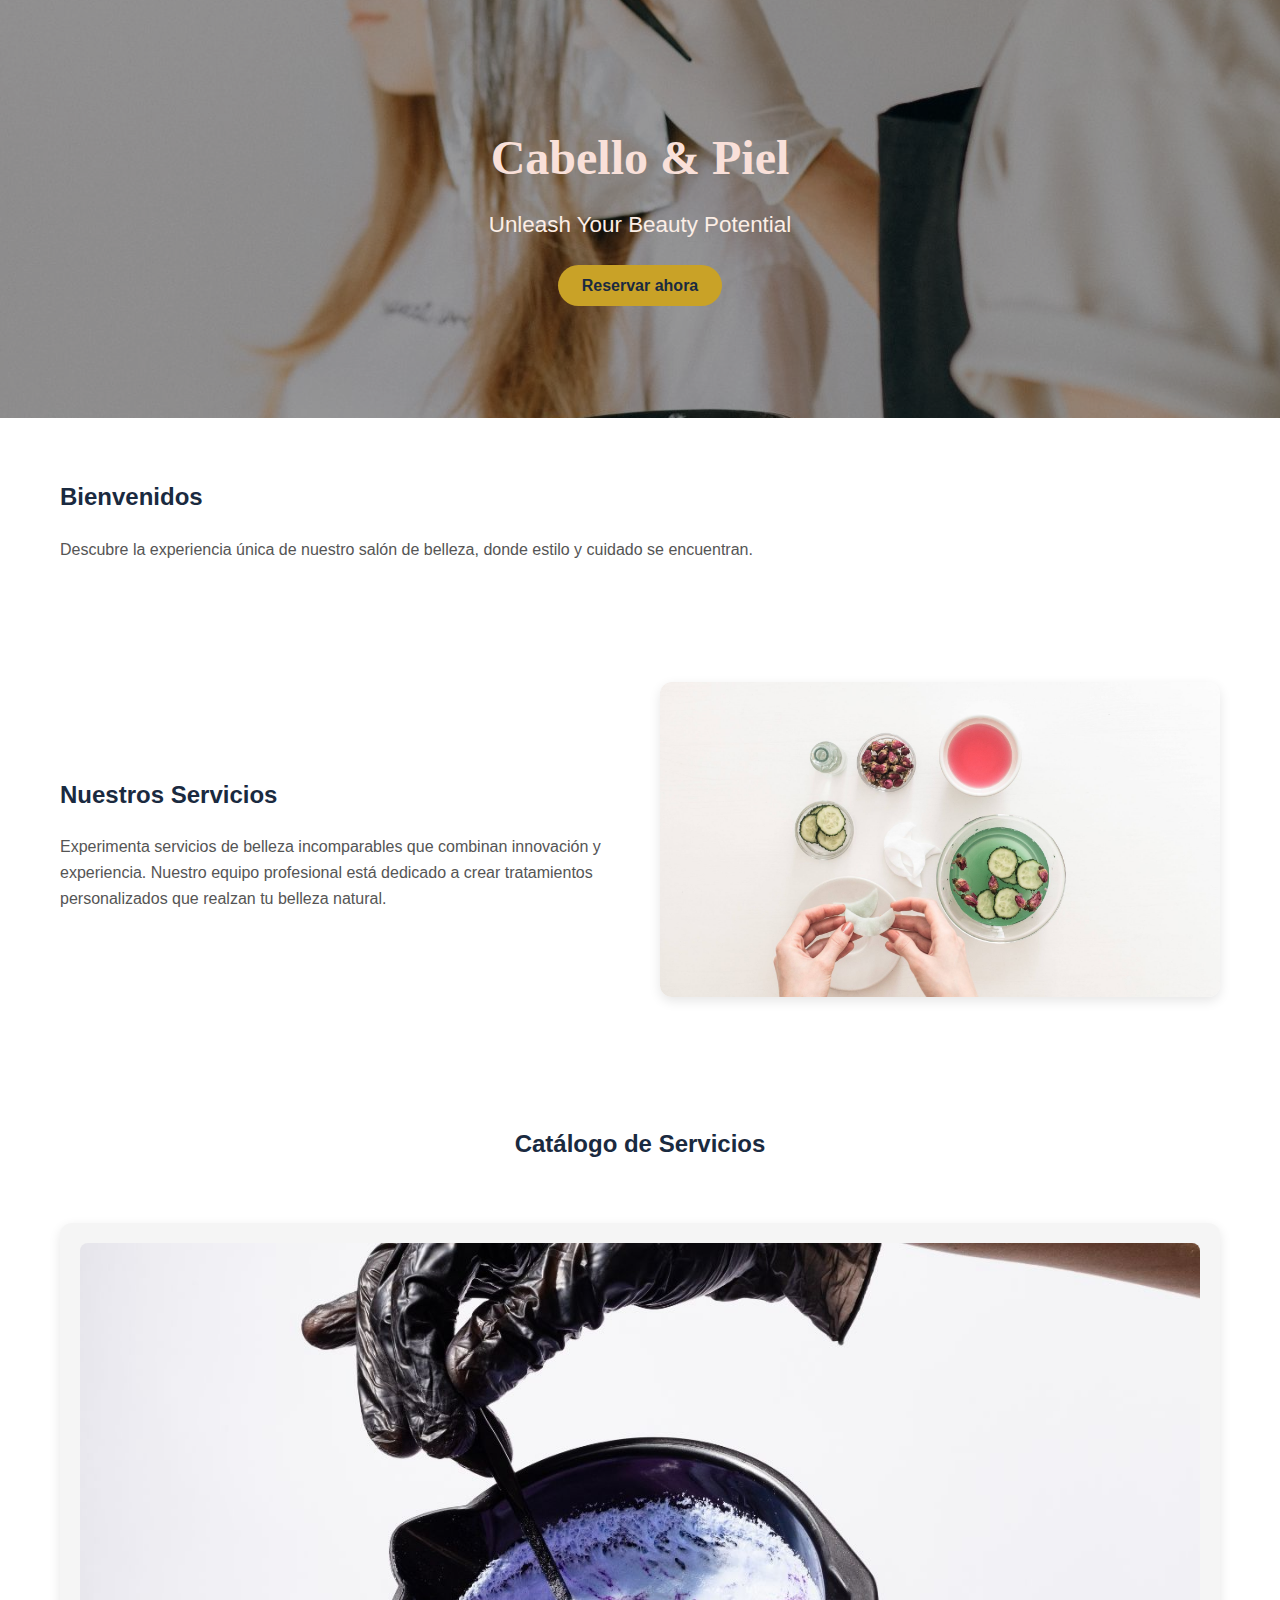
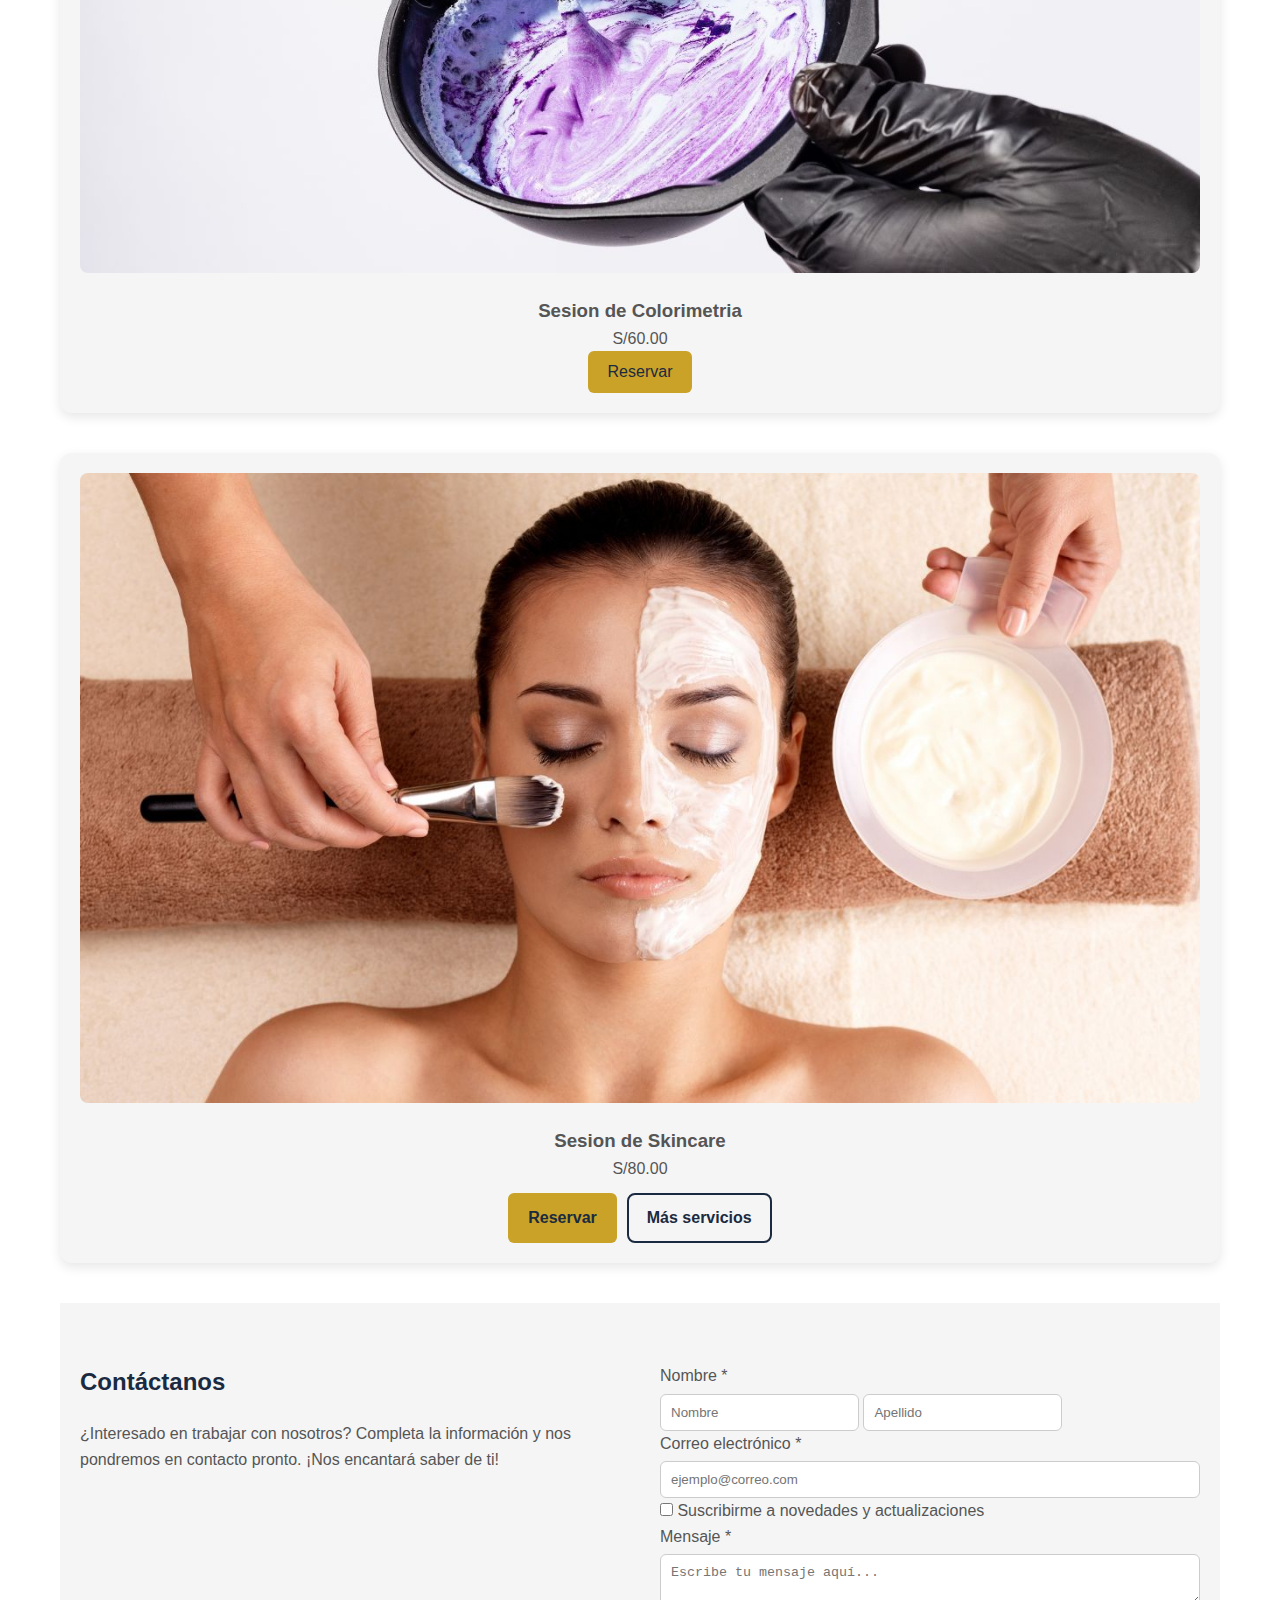
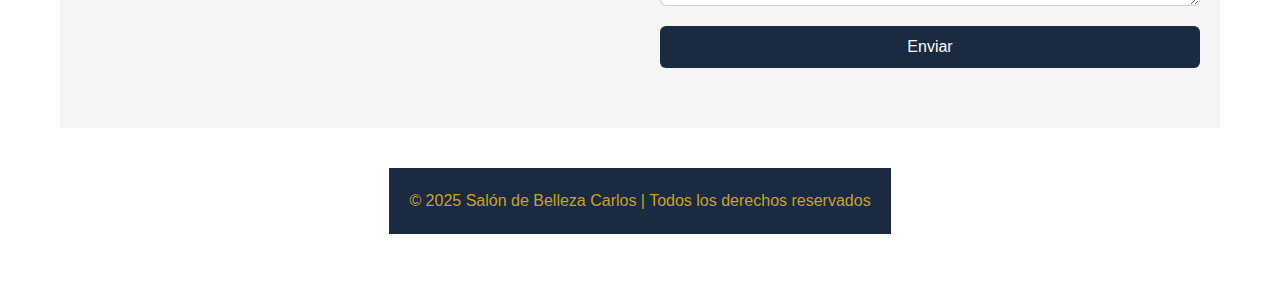
<file: index.html>
<!DOCTYPE html>
<html lang="es">
<head>
  <meta charset="UTF-8">
  <title>Salón de Belleza Carlos</title>
  <link rel="stylesheet" href="styles.css">
</head>
<body>

  <!-- Encabezado -->
<header class="hero">
  <div class="hero-content">
    <h1>Cabello & Piel</h1>
    <p>Unleash Your Beauty Potential</p>
    <a href="#catalogo" class="boton-reserva">Reservar ahora</a>
  </div>
</header>

  <!-- Inicio -->
  <section id="inicio">
    <h2>Bienvenidos</h2>
    <p>Descubre la experiencia única de nuestro salón de belleza, donde estilo y cuidado se encuentran.</p>
  </section>

  <!-- Servicios -->
  <section id="servicios" class="servicios">
    <div class="contenedor-servicios">
      <div class="texto-servicios">
        <h2>Nuestros Servicios</h2>
        <p>Experimenta servicios de belleza incomparables que combinan innovación y experiencia. Nuestro equipo profesional está dedicado a crear tratamientos personalizados que realzan tu belleza natural.</p>
      </div>
      <div class="imagen-servicios">
        <img src="img/servicios.jpg" alt="Objetos estéticos de belleza">
      </div>
    </div>
  </section>

  <!-- Catálogo -->
  <section id="catalogo" class="catalogo">
    <h2>Catálogo de Servicios</h2>
    <div class="servicio">
      <img src="img/colorimetria.jpg" alt="colorimetria">
      <h3>Sesion de Colorimetria</h3>
      <p>S/60.00</p>
      <button>Reservar</button>
    </div>
    <div class="servicio">
      <img src="img/faciales.jpg" alt="faciales">
      <h3>Sesion de Skincare</h3>
      <p>S/80.00</p>
          <div class="botones-servicio">
      <button class="btn-reservar">Reservar</button>
      <a href="servicios2.html" class="btn-mas">Más servicios</a>
    </div>
    </div>

  <section id="contacto" class="contacto">
    <div class="contenedor-contacto">
      <div class="texto-contacto">
        <h2>Contáctanos</h2>
        <p>¿Interesado en trabajar con nosotros? Completa la información y nos pondremos en contacto pronto. ¡Nos encantará saber de ti!</p>
      </div>
      <form class="formulario-contacto" action="https://cabellopiel.art/send-email" method="POST">
        <div class="nombre">
          <label for="nombre">Nombre <span>*</span></label>
          <div class="nombre-campos">
            <input type="text" id="nombre" name="name" placeholder="Nombre" required>
            <input type="text" id="apellido" name="apellido" placeholder="Apellido" required>
          </div>
        </div>

        <label for="email">Correo electrónico <span>*</span></label>
        <input type="email" id="email" name="email" placeholder="ejemplo@correo.com" required>

        <label class="checkbox">
          <input type="checkbox" id="newsletter" name="newsletter">
          Suscribirme a novedades y actualizaciones
        </label>

        <label for="mensaje">Mensaje <span>*</span></label>
        <textarea id="mensaje" name="message" placeholder="Escribe tu mensaje aquí..." required></textarea>

        <button type="submit">Enviar</button>
      </form>
    </div>
  </section>

  <!-- Footer -->
  <footer>
    <p>© 2025 Salón de Belleza Carlos | Todos los derechos reservados</p>
  </footer>

  <script src="script.js"></script>
</body>
</html>
</file>
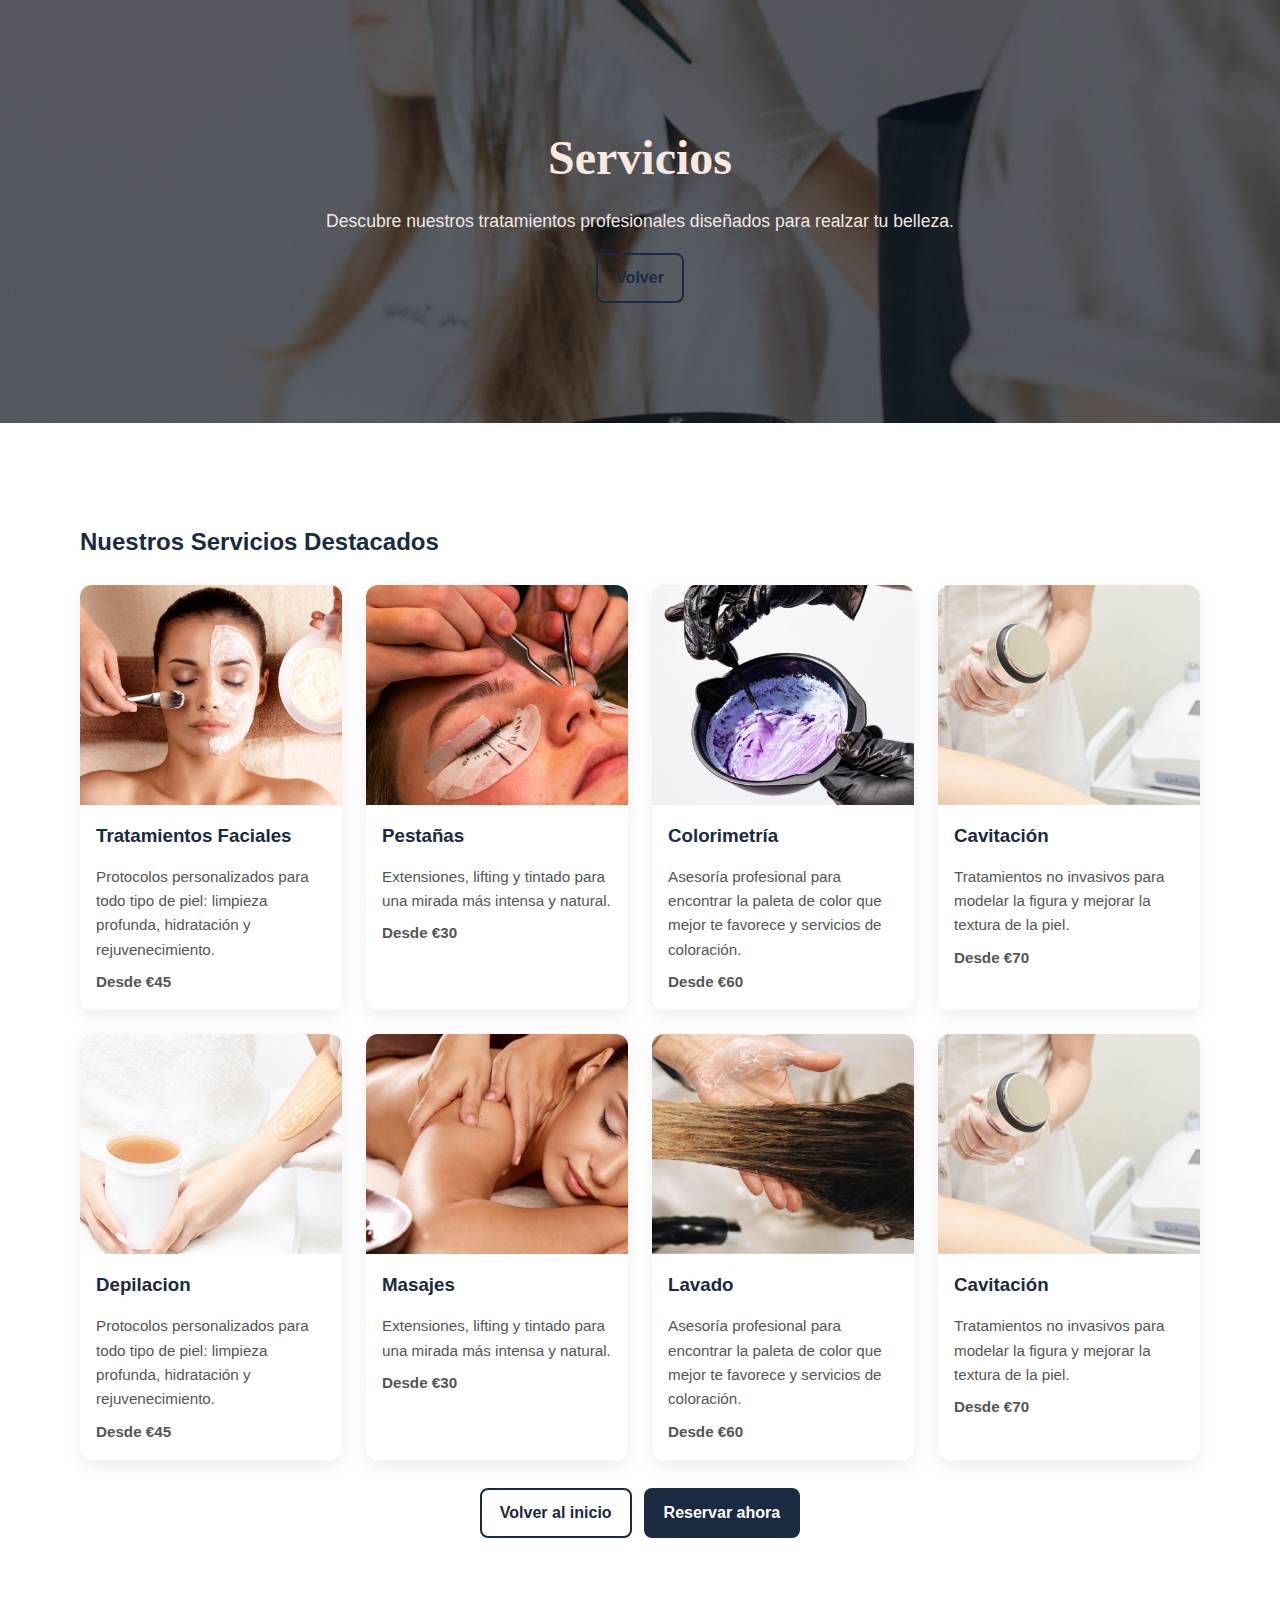
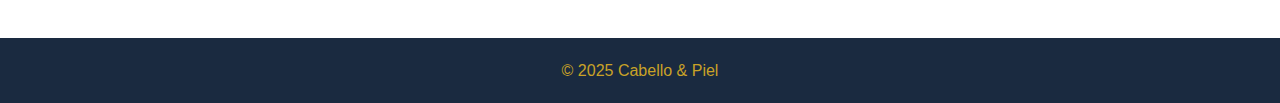
<file: servicio.html>
<!DOCTYPE html>
<html lang="es">
<head>
  <meta charset="UTF-8">
  <meta name="viewport" content="width=device-width,initial-scale=1">
  <title>Servicios - Cabello & Piel</title>
  <link rel="stylesheet" href="styles.css">
</head>
<body>

  <!-- Encabezado grande con imagen -->
  <header class="hero hero-servicios" role="banner">
    <div class="hero-overlay"></div>
    <div class="hero-content">
      <h1>Servicios</h1>
      <p>Descubre nuestros tratamientos profesionales diseñados para realzar tu belleza.</p>
      <a href="index.html" class="btn-mas">Volver</a>
    </div>
  </header>

  <!-- Contenido de servicios -->
  <main>
    <section class="lista-servicios" aria-labelledby="titulo-servicios">
      <div class="container">
        <h2 id="titulo-servicios">Nuestros Servicios Destacados</h2>

        <div class="grid-servicios">
          <article class="card-servicio">
            <img src="img/faciales.jpg" alt="Tratamientos faciales" loading="lazy">
            <div class="card-body">
              <h3>Tratamientos Faciales</h3>
              <p>Protocolos personalizados para todo tipo de piel: limpieza profunda, hidratación y rejuvenecimiento.</p>
              <p class="precio">Desde €45</p>
            </div>
          </article>

          <article class="card-servicio">
            <img src="img/pestannas.jpg" alt="Extensiones y lifting de pestañas" loading="lazy">
            <div class="card-body">
              <h3>Pestañas</h3>
              <p>Extensiones, lifting y tintado para una mirada más intensa y natural.</p>
              <p class="precio">Desde €30</p>
            </div>
          </article>

          <article class="card-servicio">
            <img src="img/colorimetria.jpg" alt="Colorimetría y asesoría de color" loading="lazy">
            <div class="card-body">
              <h3>Colorimetría</h3>
              <p>Asesoría profesional para encontrar la paleta de color que mejor te favorece y servicios de coloración.</p>
              <p class="precio">Desde €60</p>
            </div>
          </article>

          <article class="card-servicio">
            <img src="img/cavitacion.jpg" alt="Cavitación y tratamientos corporales" loading="lazy">
            <div class="card-body">
              <h3>Cavitación</h3>
              <p>Tratamientos no invasivos para modelar la figura y mejorar la textura de la piel.</p>
              <p class="precio">Desde €70</p>
            </div>
          </article>
        </div>

        <div class="grid-servicios">
          <article class="card-servicio">
            <img src="img/depilacion.jpg" alt="Depilacion" loading="lazy">
            <div class="card-body">
              <h3>Depilacion</h3>
              <p>Protocolos personalizados para todo tipo de piel: limpieza profunda, hidratación y rejuvenecimiento.</p>
              <p class="precio">Desde €45</p>
            </div>
          </article>

          <article class="card-servicio">
            <img src="img/masajes.jpg" alt="Extensiones y lifting de pestañas" loading="lazy">
            <div class="card-body">
              <h3>Masajes</h3>
              <p>Extensiones, lifting y tintado para una mirada más intensa y natural.</p>
              <p class="precio">Desde €30</p>
            </div>
          </article>

          <article class="card-servicio">
            <img src="img/lavado.jpg" alt="Lavado y cepillado" loading="lazy">
            <div class="card-body">
              <h3>Lavado</h3>
              <p>Asesoría profesional para encontrar la paleta de color que mejor te favorece y servicios de coloración.</p>
              <p class="precio">Desde €60</p>
            </div>
          </article>

          <article class="card-servicio">
            <img src="img/cavitacion.jpg" alt="Cavitación y tratamientos corporales" loading="lazy">
            <div class="card-body">
              <h3>Cavitación</h3>
              <p>Tratamientos no invasivos para modelar la figura y mejorar la textura de la piel.</p>
              <p class="precio">Desde €70</p>
            </div>
          </article>
        </div>

        <div class="acciones-final">
          <a href="index.html" class="btn-mas">Volver al inicio</a>
          <a href="#contacto" class="btn-reservar">Reservar ahora</a>
        </div>
      </div>
    </section>
  </main>

  <footer>
    <p>© 2025 Cabello & Piel</p>
  </footer>

  <script src="script.js"></script>
</body>
</html>
</file>
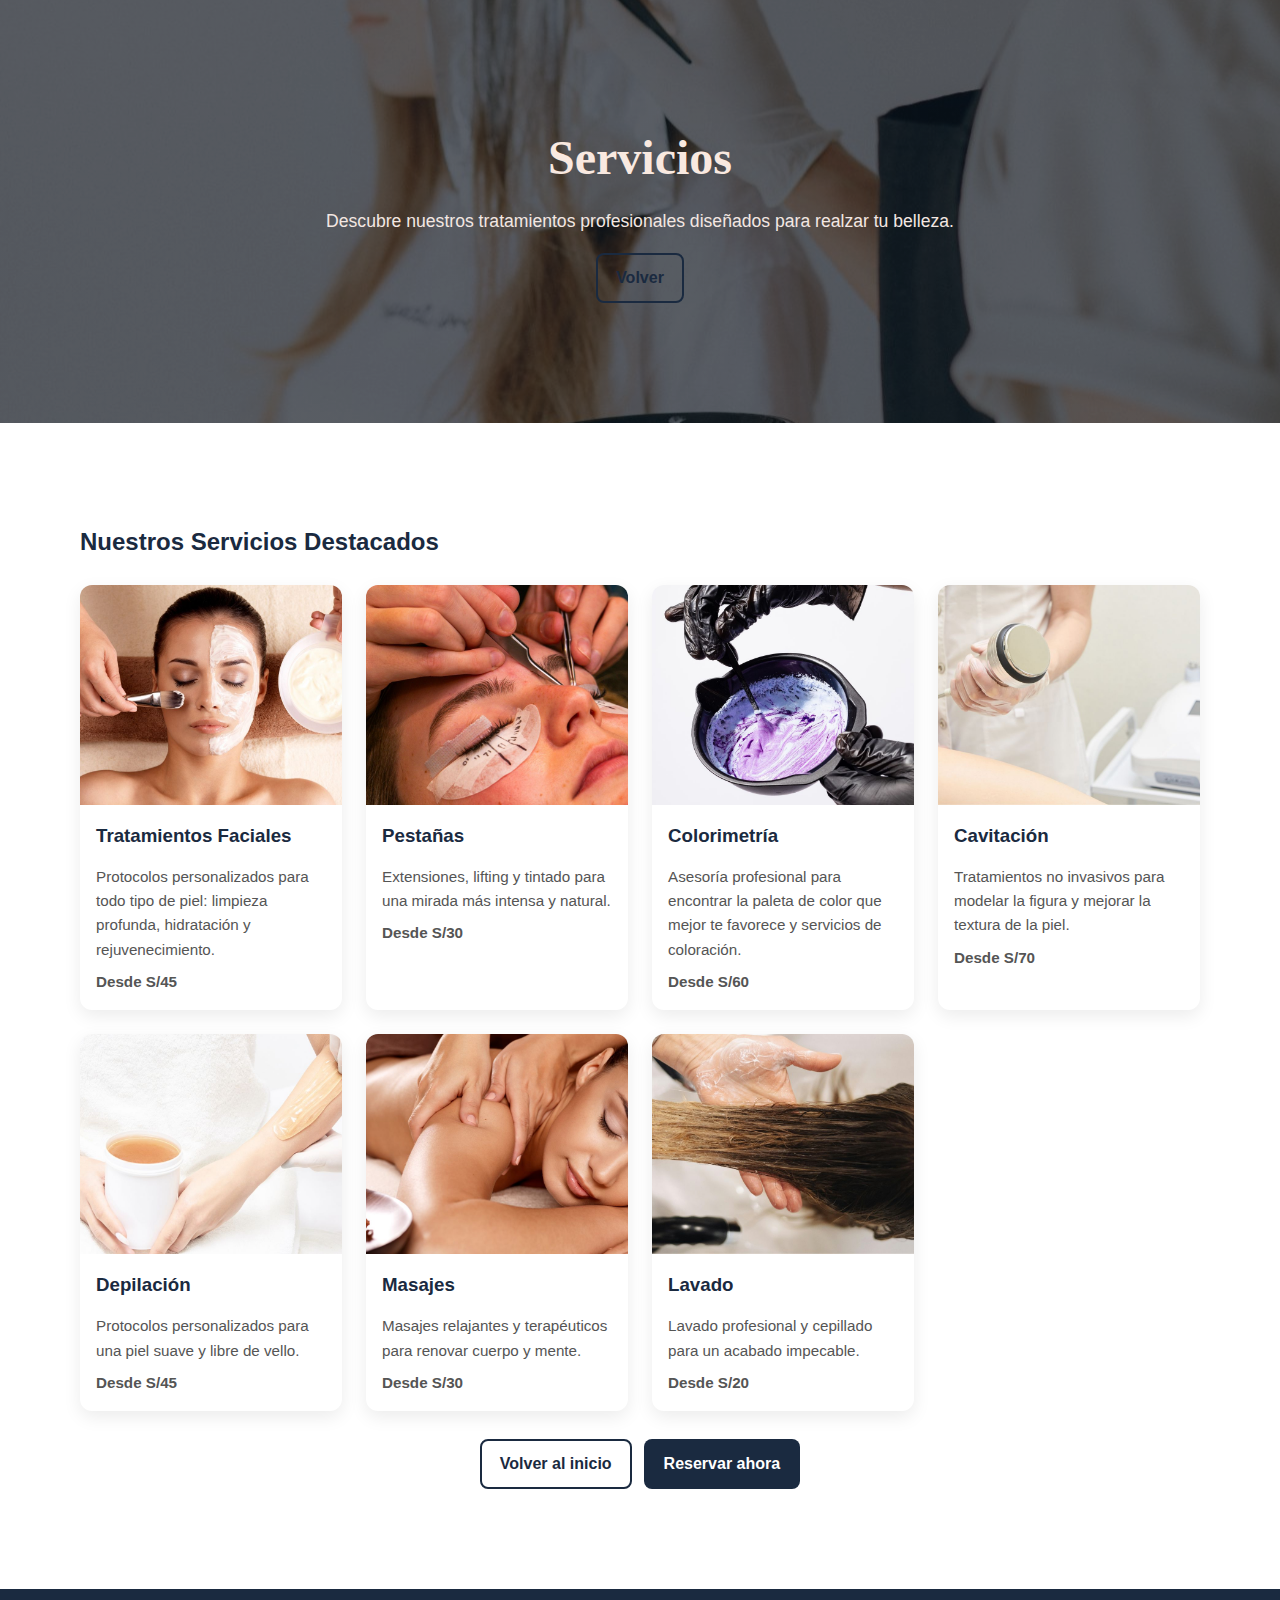
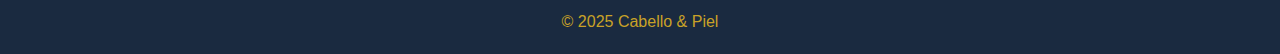
<file: servicios2.html>
<!DOCTYPE html>
<html lang="es">
<head>
  <meta charset="UTF-8">
  <meta name="viewport" content="width=device-width,initial-scale=1">
  <title>Servicios - Cabello & Piel</title>
  <link rel="stylesheet" href="styles.css">
</head>
<body>

  <!-- Encabezado grande con imagen -->
  <header class="hero hero-servicios" role="banner">
    <div class="hero-overlay"></div>
    <div class="hero-content">
      <h1>Servicios</h1>
      <p>Descubre nuestros tratamientos profesionales diseñados para realzar tu belleza.</p>
      <a href="index.html" class="btn-mas">Volver</a>
    </div>
  </header>

  <!-- Contenido de servicios -->
  <main>
    <section class="lista-servicios" aria-labelledby="titulo-servicios">
        <div class="container">
            <h2 id="titulo-servicios">Nuestros Servicios Destacados</h2>

            <!-- Contenedor dinámico -->
            <div class="grid-servicios" id="lista-servicios"></div>

            <div class="acciones-final">
            <a href="index.html" class="btn-mas">Volver al inicio</a>
            <a href="#contacto" class="btn-reservar">Reservar ahora</a>
            </div>
        </div>
    </section>

  </main>

  <footer>
    <p>© 2025 Cabello & Piel</p>
  </footer>

  <script src="script.js"></script>
</body>
</html>
</file>
<file: styles.css>
/* Reset básico */
* {
  margin: 0;
  padding: 0;
  box-sizing: border-box;
}

body {
  font-family: 'Segoe UI', sans-serif;
  line-height: 1.6;
  background-color: #ffffff;
  color: #555;
}

/*hero*/
.hero {
  background-image: url('img/encabezado.jpg'); /* imagen cálida y estética */
  background-size: cover;
  background-position: center;
  color: #fff;
  text-align: center;
  padding: 120px 20px;
  position: relative;
}

.hero::after {
  content: "";
  position: absolute;
  top: 0; left: 0;
  width: 100%; height: 100%;
  background-color: rgba(0,0,0,0.4);
}

.hero-content {
  position: relative;
  z-index: 1;
}

.hero h1 {
  font-size: 3em;
  color: #f9e0d9;
  margin-bottom: 10px;
  font-family: 'Georgia', serif;
}

.hero p {
  font-size: 1.4em;
  color: #fceee6;
  margin-bottom: 30px;
}

.boton-reserva {
  background-color: #c9a227;
  color: #1a2a40;
  padding: 12px 24px;
  border-radius: 30px;
  text-decoration: none;
  font-weight: bold;
  transition: background-color 0.3s ease;
}

.boton-reserva:hover {
  background-color: #a7871d;
}

/* Header */
header {
  background-color: #1a2a40;
  color: white;
  padding: 20px;
  text-align: center;
}

header nav ul {
  list-style: none;
  display: flex;
  justify-content: center;
  gap: 20px;
}

header nav a {
  color: #c9a227;
  text-decoration: none;
  font-weight: bold;
  transition: color 0.3s ease;
}

header nav a:hover {
  color: #ffffff;
}

/* Secciones */
section {
  padding: 60px 20px;
  max-width: 1200px;
  margin: auto;
}

h2 {
  margin-bottom: 20px;
  color: #1a2a40;
}

/* Servicios */
.servicios .contenedor-servicios {
  display: flex;
  flex-wrap: wrap;
  gap: 40px;
  align-items: center;
}

.texto-servicios {
  flex: 1;
}

.imagen-servicios {
  flex: 1;
}

.imagen-servicios img {
  width: 100%;
  border-radius: 12px;
  box-shadow: 0 4px 12px rgba(0,0,0,0.1);
}

/* Catálogo */
.catalogo {
  display: flex;
  gap: 40px;
  justify-content: center;
  flex-wrap: wrap;
}

.catalogo .servicio {
  background: #f5f5f5;
  padding: 20px;
  border-radius: 12px;
  text-align: center;
  box-shadow: 0 4px 12px rgba(0,0,0,0.1);
  transition: transform 0.3s ease;
}

.catalogo .servicio:hover {
  transform: translateY(-5px);
}

.catalogo img {
  width: 100%;
  border-radius: 8px;
  margin-bottom: 15px;
}

.catalogo button {
  background-color: #c9a227;
  color: #1a2a40;
  border: none;
  padding: 12px 20px;
  border-radius: 6px;
  cursor: pointer;
  font-size: 1em;
  transition: background-color 0.3s ease, transform 0.3s ease;
}

.catalogo button:hover {
  background-color: #a7871d;
  transform: scale(1.05);
}

/* Contacto */
.contacto {
  background-color: #f5f5f5;
}

.contenedor-contacto {
  display: flex;
  flex-wrap: wrap;
  gap: 40px;
}

.texto-contacto {
  flex: 1;
}

.formulario-contacto {
  flex: 1;
  display: flex;
  flex-direction: column;
}

.formulario-contacto input,
.formulario-contacto textarea {
  padding: 10px;
  margin-top: 5px;
  border: 1px solid #ccc;
  border-radius: 6px;
}

.formulario-contacto button {
  margin-top: 20px;
  padding: 12px;
  background-color: #1a2a40;
  color: #ffffff;
  border: none;
  border-radius: 6px;
  cursor: pointer;
  font-size: 1em;
  transition: background-color 0.3s ease, transform 0.3s ease;
}

.formulario-contacto button:hover {
  background-color: #c9a227;
  color: #1a2a40;
  transform: scale(1.05);
}

/* Footer */
footer {
  background-color: #1a2a40;
  color: #c9a227;
  text-align: center;
  padding: 20px;
}

button.animar {
  transform: scale(0.95);
  background-color: #ff80ab !important;
}

.botones-servicio {
  display: flex;
  gap: 10px;
  justify-content: center;
  margin-top: 12px;
}

.btn-reservar,
.btn-mas {
  padding: 10px 18px;
  border-radius: 8px;
  font-weight: 600;
  text-decoration: none;
  cursor: pointer;
  transition: transform 0.18s ease, background-color 0.18s ease;
}

/* Reservar (botón primario) */
.btn-reservar {
  background-color: #c9a227;
  color: #1a2a40;
  border: none;
}

/* Más servicios (botón secundario) */
.btn-mas {
  background-color: transparent;
  color: #1a2a40;
  border: 2px solid #1a2a40;
  display: inline-flex;
  align-items: center;
  justify-content: center;
}

/* Hover states */
.btn-reservar:hover { transform: translateY(-3px); background-color: #a7871d; }
.btn-mas:hover { transform: translateY(-3px); background-color: rgba(201,162,39,0.08); }

/*---------------------------------------------------*/

/* Hero grande para servicios */
.hero-servicios {
  background-image: url('img/encabezado.jpg');
  background-size: cover;
  background-position: center;
  padding: 120px 20px;
  position: relative;
  color: #fff;
  text-align: center;
}

.hero-servicios .hero-overlay {
  position: absolute;
  inset: 0;
  background: linear-gradient(180deg, rgba(26,42,64,0.45), rgba(26,42,64,0.45));
}

.hero-servicios .hero-content {
  position: relative;
  z-index: 1;
  max-width: 1000px;
  margin: 0 auto;
}

.hero-servicios h1 {
  font-family: 'Georgia', serif;
  font-size: 3rem;
  color: #f9e9e0;
  margin-bottom: 10px;
}

.hero-servicios p {
  color: #f3e7e2;
  font-size: 1.1rem;
  margin-bottom: 18px;
}

/* Lista de servicios */
.lista-servicios .container {
  max-width: 1200px;
  margin: 40px auto;
  padding: 0 20px;
}

.grid-servicios {
  display: grid;
  grid-template-columns: repeat(4, 1fr);
  gap: 24px;
  margin-top: 24px;
}

.card-servicio {
  background: #ffffff;
  border-radius: 12px;
  overflow: hidden;
  box-shadow: 0 6px 18px rgba(0,0,0,0.08);
  transition: transform 0.28s ease, box-shadow 0.28s ease;
  display: flex;
  flex-direction: column;
}

.card-servicio img {
  width: 100%;
  height: 220px;
  object-fit: cover;
  display: block;
}

.card-body {
  padding: 16px;
  flex: 1;
  display: flex;
  flex-direction: column;
  gap: 8px;
}

.card-body h3 {
  color: #1a2a40;
  margin-bottom: 6px;
}

.card-body p {
  color: #555;
  font-size: 0.95rem;
  margin: 0;
}

.precio {
  margin-top: auto;
  font-weight: 700;
  color: #c9a227;
}

/* Hover */
.card-servicio:hover {
  transform: translateY(-8px);
  box-shadow: 0 12px 30px rgba(0,0,0,0.12);
}

/* Acciones finales */
.acciones-final {
  display: flex;
  gap: 12px;
  justify-content: center;
  margin-top: 28px;
}

.btn-reservar {
  background-color: #1a2a40;
  color: #fff;
  padding: 12px 20px;
  border-radius: 8px;
  text-decoration: none;
  font-weight: 700;
}

.btn-mas {
  background-color: transparent;
  color: #1a2a40;
  border: 2px solid #1a2a40;
  padding: 10px 18px;
  border-radius: 8px;
  text-decoration: none;
  font-weight: 700;
}

/* Responsive */
@media (max-width: 1000px) {
  .grid-servicios { grid-template-columns: repeat(2, 1fr); }
  .hero-servicios { padding: 90px 20px; }
}

@media (max-width: 600px) {
  .grid-servicios { grid-template-columns: 1fr; gap: 18px; }
  .hero-servicios h1 { font-size: 2rem; }
  .card-servicio img { height: 180px; }
}
</file>
